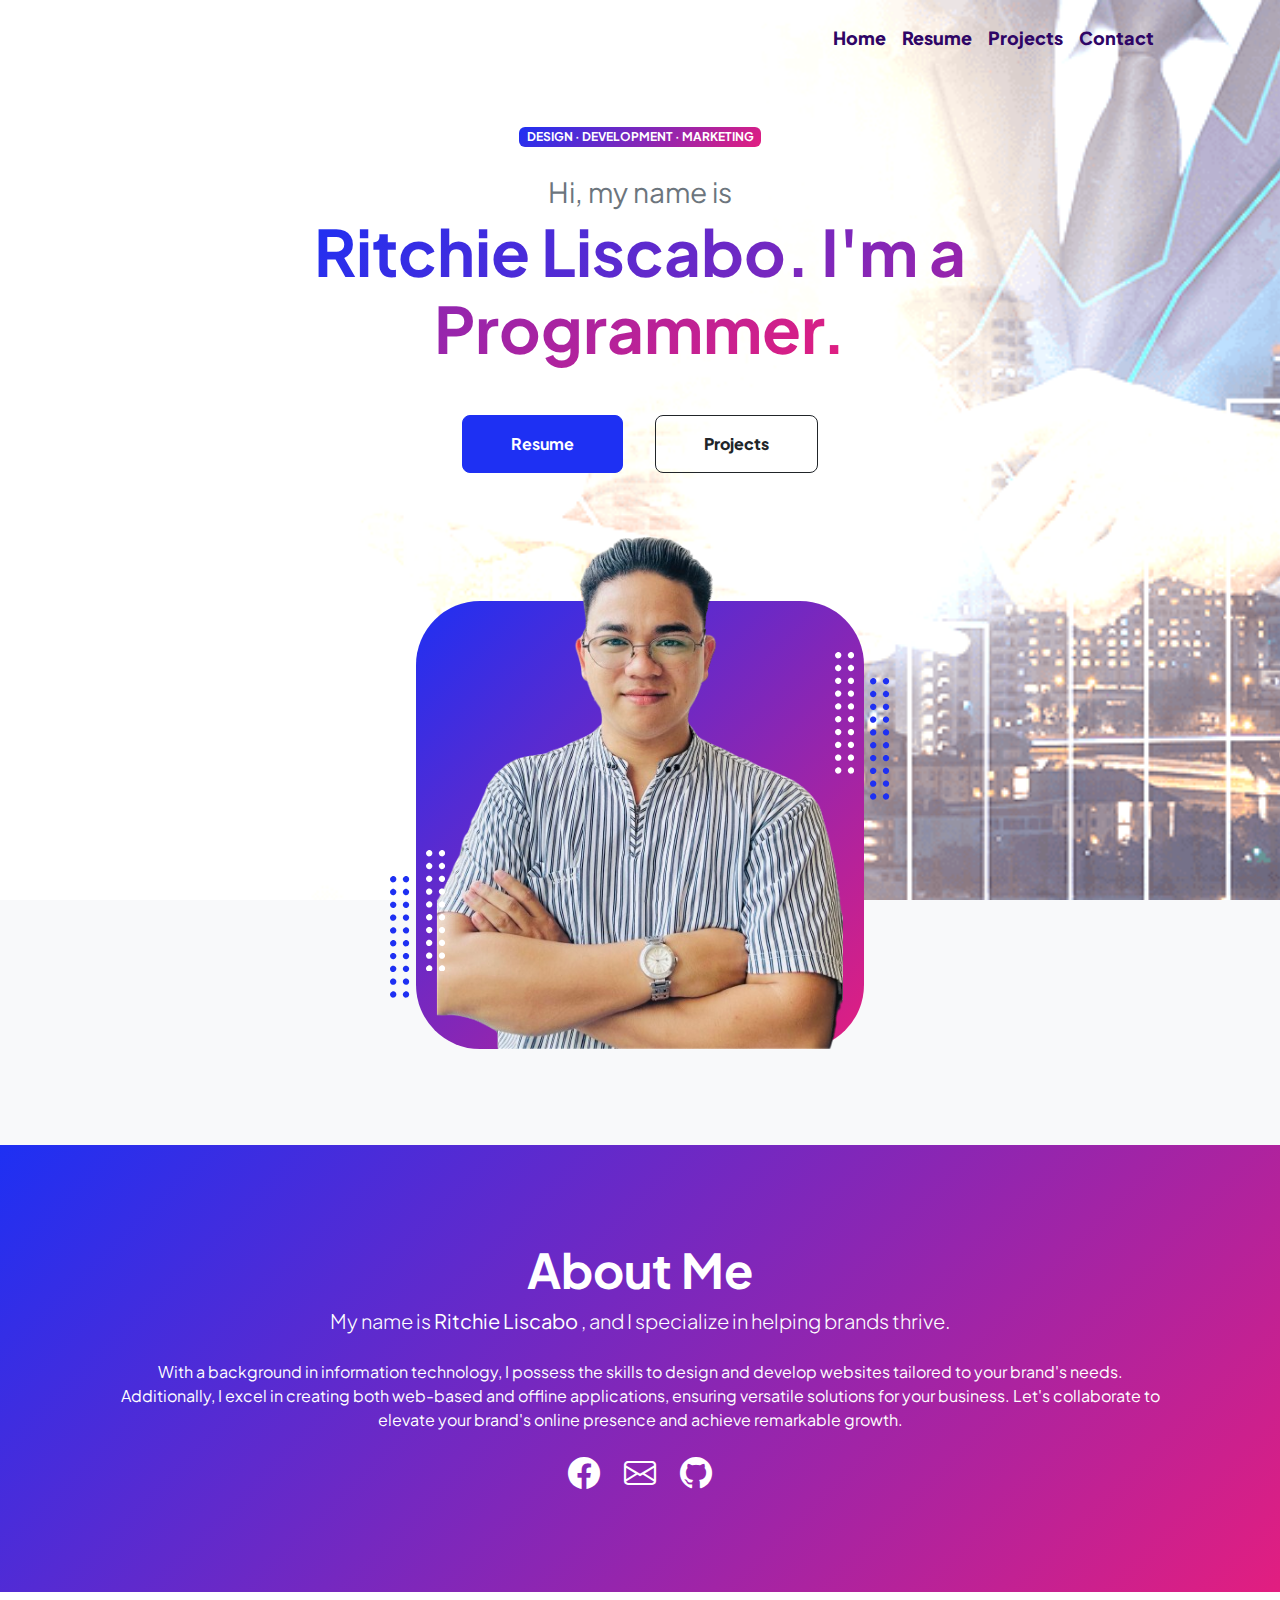
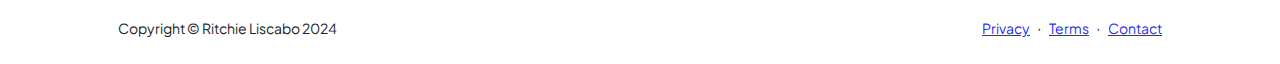
<file: index.html>
<!DOCTYPE html>
<html lang="en">
    <head>
        <meta charset="utf-8" />
        <meta name="viewport" content="width=device-width, initial-scale=1, shrink-to-fit=no" />
        <meta name="description" content="" />
        <meta name="author" content="" />
        <title>Personal - Ritchie Portfolio</title>
        <!-- Favicon-->
        <link rel="icon" type="image/x-icon" href="assets/favicon.ico" />
        <!-- Custom Google font-->
        <link rel="preconnect" href="https://fonts.googleapis.com" />
        <link rel="preconnect" href="https://fonts.gstatic.com" crossorigin />
        <link href="https://fonts.googleapis.com/css2?family=Plus+Jakarta+Sans:wght@100;200;300;400;500;600;700;800;900&amp;display=swap" rel="stylesheet" />
        <!-- Bootstrap icons-->
        <link href="https://cdn.jsdelivr.net/npm/bootstrap-icons@1.8.1/font/bootstrap-icons.css" rel="stylesheet" />
        <!-- Core theme CSS (includes Bootstrap)-->
        <link href="css/styles.css" rel="stylesheet" />
        <style>
		        
            .text-blue {
            color: rgb(47, 5, 102);
        }
        </style>
    </head>
    <body class="d-flex flex-column h-100 bg-light" style="background: url('assets/hhh.png') no-repeat center center fixed; background-size: cover;">

        <main class="flex-shrink-0">
            <!-- Navigation-->
            <nav class="navbar navbar-expand-lg navbar-light py-3 custom-nav">
                <div class="container px-5">
                    <a class="navbar-brand" href="index.html">
                        
                    </a>
                    <button class="navbar-toggler" type="button" data-bs-toggle="collapse" data-bs-target="#navbarSupportedContent" aria-controls="navbarSupportedContent" aria-expanded="false" aria-label="Toggle navigation">
                        <span class="navbar-toggler-icon"></span>
                    </button>
                    <div class="collapse navbar-collapse" id="navbarSupportedContent">
                        <ul class="navbar-nav ms-auto mb-2 mb-lg-0 small fw-bolder custom-nav-text">
                            <li class="nav-item"><a class="nav-link text-blue" href="index.html"><Strong>Home</Strong></a></li>
                            <li class="nav-item"><a class="nav-link text-blue" href="Resume.html"><Strong>Resume</Strong></a></li>
                            <li class="nav-item"><a class="nav-link text-blue" href="projects.html"><strong>Projects</strong></a></li>
                            <li class="nav-item"><a class="nav-link text-blue" href="contact.html"><strong>Contact</strong></a></li>
                            
                        </ul>
                    </div>
                    
                </div>
            </nav>
                  
            <!-- Header-->
            <header class="py-5">
                <div class="container px-5 pb-5">
                    <div class="row gx-5 align-items-center">
                        <div class="col-xxl-5">
                            <!-- Header text content-->
                            <div class="text-center text-xxl-start">
                                <div class="badge bg-gradient-primary-to-secondary text-white mb-4"><div class="text-uppercase">Design &middot; Development &middot; Marketing</div></div>
                                <div class="fs-3 fw-light text-muted"><strong> Hi, my name is </strong></div>
                                <h1 class="display-3 fw-bolder mb-5"><span class="text-gradient d-inline">Ritchie Liscabo. I'm a Programmer.</span></h1>
                                <h1 class="display-3 fw-bolder text-muted"><span class="text-gradient d-inline"></span></h1>
                                <div class="d-grid gap-3 d-sm-flex justify-content-sm-center justify-content-xxl-start mb-3">
                                    <a class="btn btn-primary btn-lg px-5 py-3 me-sm-3 fs-6 fw-bolder" href="Resume.html">Resume</a>
                                    <a class="btn btn-outline-dark btn-lg px-5 py-3 fs-6 fw-bolder" href="projects.html"><strong>Projects</strong></a>
                                </div>
                            </div>
                        </div>
                        <div class="col-xxl-7">
                            <!-- Header profile picture-->
                            <div class="d-flex justify-content-center mt-5 mt-xxl-0">
                                <div class="profile bg-gradient-primary-to-secondary">
                                    <!-- TIP: For best results, use a photo with a transparent background like the demo example below-->
                                    <!-- Watch a tutorial on how to do this on YouTube (link)-->
                                    <img class="profile-img" src="assets/Bon_Bon.png" alt="..." />
                                    <div class="dots-1">
                                        <!-- SVG Dots-->
                                        <svg version="1.1" xmlns="http://www.w3.org/2000/svg" xmlns:xlink="http://www.w3.org/1999/xlink" x="0px" y="0px" viewBox="0 0 191.6 1215.4" style="enable-background: new 0 0 191.6 1215.4" xml:space="preserve">
                                            <g transform="translate(0.000000,1280.000000) scale(0.100000,-0.100000)">
                                                <path d="M227.7,12788.6c-105-35-200-141-222-248c-43-206,163-412,369-369c155,32,275,190,260,339c-11,105-90,213-190,262        C383.7,12801.6,289.7,12808.6,227.7,12788.6z"></path>
                                                <path d="M1507.7,12788.6c-151-50-253-216-222-362c25-119,136-230,254-255c194-41,395,142,375,339c-11,105-90,213-190,262        C1663.7,12801.6,1569.7,12808.6,1507.7,12788.6z"></path>
                                                <path d="M227.7,11508.6c-105-35-200-141-222-248c-43-206,163-412,369-369c155,32,275,190,260,339c-11,105-90,213-190,262        C383.7,11521.6,289.7,11528.6,227.7,11508.6z"></path>
                                                <path d="M1507.7,11508.6c-151-50-253-216-222-362c25-119,136-230,254-255c194-41,395,142,375,339c-11,105-90,213-190,262        C1663.7,11521.6,1569.7,11528.6,1507.7,11508.6z"></path>
                                                <path d="M227.7,10228.6c-105-35-200-141-222-248c-43-206,163-412,369-369c155,32,275,190,260,339c-11,105-90,213-190,262        C383.7,10241.6,289.7,10248.6,227.7,10228.6z"></path>
                                                <path d="M1507.7,10228.6c-105-35-200-141-222-248c-43-206,163-412,369-369c155,32,275,190,260,339c-11,105-90,213-190,262        C1663.7,10241.6,1569.7,10248.6,1507.7,10228.6z"></path>
                                                <path d="M227.7,8948.6c-105-35-200-141-222-248c-43-206,163-412,369-369c155,32,275,190,260,339c-11,105-90,213-190,262        C383.7,8961.6,289.7,8968.6,227.7,8948.6z"></path>
                                                <path d="M1507.7,8948.6c-105-35-200-141-222-248c-43-206,163-412,369-369c155,32,275,190,260,339c-11,105-90,213-190,262        C1663.7,8961.6,1569.7,8968.6,1507.7,8948.6z"></path>
                                                <path d="M227.7,7668.6c-105-35-200-141-222-248c-43-206,163-412,369-369c155,32,275,190,260,339c-11,105-90,213-190,262        C383.7,7681.6,289.7,7688.6,227.7,7668.6z"></path>
                                                <path d="M1507.7,7668.6c-105-35-200-141-222-248c-43-206,163-412,369-369c155,32,275,190,260,339c-11,105-90,213-190,262        C1663.7,7681.6,1569.7,7688.6,1507.7,7668.6z"></path>
                                                <path d="M227.7,6388.6c-105-35-200-141-222-248c-43-206,163-412,369-369c155,32,275,190,260,339c-11,105-90,213-190,262        C383.7,6401.6,289.7,6408.6,227.7,6388.6z"></path>
                                                <path d="M1507.7,6388.6c-105-35-200-141-222-248c-43-206,163-412,369-369c155,32,275,190,260,339c-11,105-90,213-190,262        C1663.7,6401.6,1569.7,6408.6,1507.7,6388.6z"></path>
                                                <path d="M227.7,5108.6c-105-35-200-141-222-248c-43-206,163-412,369-369c155,32,275,190,260,339c-11,105-90,213-190,262        C383.7,5121.6,289.7,5128.6,227.7,5108.6z"></path>
                                                <path d="M1507.7,5108.6c-105-35-200-141-222-248c-43-206,163-412,369-369c155,32,275,190,260,339c-11,105-90,213-190,262        C1663.7,5121.6,1569.7,5128.6,1507.7,5108.6z"></path>
                                                <path d="M227.7,3828.6c-105-35-200-141-222-248c-43-206,163-412,369-369c155,32,275,190,260,339c-11,105-90,213-190,262        C383.7,3841.6,289.7,3848.6,227.7,3828.6z"></path>
                                                <path d="M1507.7,3828.6c-105-35-200-141-222-248c-43-206,163-412,369-369c155,32,275,190,260,339c-11,105-90,213-190,262        C1663.7,3841.6,1569.7,3848.6,1507.7,3828.6z"></path>
                                                <path d="M227.7,2548.6c-105-35-200-141-222-248c-43-206,163-412,369-369c155,32,275,190,260,339c-11,105-90,213-190,262        C383.7,2561.6,289.7,2568.6,227.7,2548.6z"></path>
                                                <path d="M1507.7,2548.6c-105-35-200-141-222-248c-43-206,163-412,369-369c155,32,275,190,260,339c-11,105-90,213-190,262        C1663.7,2561.6,1569.7,2568.6,1507.7,2548.6z"></path>
                                                <path d="M227.7,1268.6c-105-35-200-141-222-248c-43-206,163-412,369-369c155,32,275,190,260,339c-11,105-90,213-190,262        C383.7,1281.6,289.7,1288.6,227.7,1268.6z"></path>
                                                <path d="M1507.7,1268.6c-105-35-200-141-222-248c-43-206,163-412,369-369c155,32,275,190,260,339c-11,105-90,213-190,262        C1663.7,1281.6,1569.7,1288.6,1507.7,1268.6z"></path>
                                            </g>
                                        </svg>
                                        <!-- END of SVG dots-->
                                    </div>
                                    <div class="dots-2">
                                        <!-- SVG Dots-->
                                        <svg version="1.1" xmlns="http://www.w3.org/2000/svg" xmlns:xlink="http://www.w3.org/1999/xlink" x="0px" y="0px" viewBox="0 0 191.6 1215.4" style="enable-background: new 0 0 191.6 1215.4" xml:space="preserve">
                                            <g transform="translate(0.000000,1280.000000) scale(0.100000,-0.100000)">
                                                <path d="M227.7,12788.6c-105-35-200-141-222-248c-43-206,163-412,369-369c155,32,275,190,260,339c-11,105-90,213-190,262        C383.7,12801.6,289.7,12808.6,227.7,12788.6z"></path>
                                                <path d="M1507.7,12788.6c-151-50-253-216-222-362c25-119,136-230,254-255c194-41,395,142,375,339c-11,105-90,213-190,262        C1663.7,12801.6,1569.7,12808.6,1507.7,12788.6z"></path>
                                                <path d="M227.7,11508.6c-105-35-200-141-222-248c-43-206,163-412,369-369c155,32,275,190,260,339c-11,105-90,213-190,262        C383.7,11521.6,289.7,11528.6,227.7,11508.6z"></path>
                                                <path d="M1507.7,11508.6c-151-50-253-216-222-362c25-119,136-230,254-255c194-41,395,142,375,339c-11,105-90,213-190,262        C1663.7,11521.6,1569.7,11528.6,1507.7,11508.6z"></path>
                                                <path d="M227.7,10228.6c-105-35-200-141-222-248c-43-206,163-412,369-369c155,32,275,190,260,339c-11,105-90,213-190,262        C383.7,10241.6,289.7,10248.6,227.7,10228.6z"></path>
                                                <path d="M1507.7,10228.6c-105-35-200-141-222-248c-43-206,163-412,369-369c155,32,275,190,260,339c-11,105-90,213-190,262        C1663.7,10241.6,1569.7,10248.6,1507.7,10228.6z"></path>
                                                <path d="M227.7,8948.6c-105-35-200-141-222-248c-43-206,163-412,369-369c155,32,275,190,260,339c-11,105-90,213-190,262        C383.7,8961.6,289.7,8968.6,227.7,8948.6z"></path>
                                                <path d="M1507.7,8948.6c-105-35-200-141-222-248c-43-206,163-412,369-369c155,32,275,190,260,339c-11,105-90,213-190,262        C1663.7,8961.6,1569.7,8968.6,1507.7,8948.6z"></path>
                                                <path d="M227.7,7668.6c-105-35-200-141-222-248c-43-206,163-412,369-369c155,32,275,190,260,339c-11,105-90,213-190,262        C383.7,7681.6,289.7,7688.6,227.7,7668.6z"></path>
                                                <path d="M1507.7,7668.6c-105-35-200-141-222-248c-43-206,163-412,369-369c155,32,275,190,260,339c-11,105-90,213-190,262        C1663.7,7681.6,1569.7,7688.6,1507.7,7668.6z"></path>
                                                <path d="M227.7,6388.6c-105-35-200-141-222-248c-43-206,163-412,369-369c155,32,275,190,260,339c-11,105-90,213-190,262        C383.7,6401.6,289.7,6408.6,227.7,6388.6z"></path>
                                                <path d="M1507.7,6388.6c-105-35-200-141-222-248c-43-206,163-412,369-369c155,32,275,190,260,339c-11,105-90,213-190,262        C1663.7,6401.6,1569.7,6408.6,1507.7,6388.6z"></path>
                                                <path d="M227.7,5108.6c-105-35-200-141-222-248c-43-206,163-412,369-369c155,32,275,190,260,339c-11,105-90,213-190,262        C383.7,5121.6,289.7,5128.6,227.7,5108.6z"></path>
                                                <path d="M1507.7,5108.6c-105-35-200-141-222-248c-43-206,163-412,369-369c155,32,275,190,260,339c-11,105-90,213-190,262        C1663.7,5121.6,1569.7,5128.6,1507.7,5108.6z"></path>
                                                <path d="M227.7,3828.6c-105-35-200-141-222-248c-43-206,163-412,369-369c155,32,275,190,260,339c-11,105-90,213-190,262        C383.7,3841.6,289.7,3848.6,227.7,3828.6z"></path>
                                                <path d="M1507.7,3828.6c-105-35-200-141-222-248c-43-206,163-412,369-369c155,32,275,190,260,339c-11,105-90,213-190,262        C1663.7,3841.6,1569.7,3848.6,1507.7,3828.6z"></path>
                                                <path d="M227.7,2548.6c-105-35-200-141-222-248c-43-206,163-412,369-369c155,32,275,190,260,339c-11,105-90,213-190,262        C383.7,2561.6,289.7,2568.6,227.7,2548.6z"></path>
                                                <path d="M1507.7,2548.6c-105-35-200-141-222-248c-43-206,163-412,369-369c155,32,275,190,260,339c-11,105-90,213-190,262        C1663.7,2561.6,1569.7,2568.6,1507.7,2548.6z"></path>
                                                <path d="M227.7,1268.6c-105-35-200-141-222-248c-43-206,163-412,369-369c155,32,275,190,260,339c-11,105-90,213-190,262        C383.7,1281.6,289.7,1288.6,227.7,1268.6z"></path>
                                                <path d="M1507.7,1268.6c-105-35-200-141-222-248c-43-206,163-412,369-369c155,32,275,190,260,339c-11,105-90,213-190,262        C1663.7,1281.6,1569.7,1288.6,1507.7,1268.6z"></path>
                                            </g>
                                        </svg>
                                        <!-- END of SVG dots-->
                                    </div>
                                    <div class="dots-3">
                                        <!-- SVG Dots-->
                                        <svg version="1.1" xmlns="http://www.w3.org/2000/svg" xmlns:xlink="http://www.w3.org/1999/xlink" x="0px" y="0px" viewBox="0 0 191.6 1215.4" style="enable-background: new 0 0 191.6 1215.4" xml:space="preserve">
                                            <g transform="translate(0.000000,1280.000000) scale(0.100000,-0.100000)">
                                                <path d="M227.7,12788.6c-105-35-200-141-222-248c-43-206,163-412,369-369c155,32,275,190,260,339c-11,105-90,213-190,262        C383.7,12801.6,289.7,12808.6,227.7,12788.6z"></path>
                                                <path d="M1507.7,12788.6c-151-50-253-216-222-362c25-119,136-230,254-255c194-41,395,142,375,339c-11,105-90,213-190,262        C1663.7,12801.6,1569.7,12808.6,1507.7,12788.6z"></path>
                                                <path d="M227.7,11508.6c-105-35-200-141-222-248c-43-206,163-412,369-369c155,32,275,190,260,339c-11,105-90,213-190,262        C383.7,11521.6,289.7,11528.6,227.7,11508.6z"></path>
                                                <path d="M1507.7,11508.6c-151-50-253-216-222-362c25-119,136-230,254-255c194-41,395,142,375,339c-11,105-90,213-190,262        C1663.7,11521.6,1569.7,11528.6,1507.7,11508.6z"></path>
                                                <path d="M227.7,10228.6c-105-35-200-141-222-248c-43-206,163-412,369-369c155,32,275,190,260,339c-11,105-90,213-190,262        C383.7,10241.6,289.7,10248.6,227.7,10228.6z"></path>
                                                <path d="M1507.7,10228.6c-105-35-200-141-222-248c-43-206,163-412,369-369c155,32,275,190,260,339c-11,105-90,213-190,262        C1663.7,10241.6,1569.7,10248.6,1507.7,10228.6z"></path>
                                                <path d="M227.7,8948.6c-105-35-200-141-222-248c-43-206,163-412,369-369c155,32,275,190,260,339c-11,105-90,213-190,262        C383.7,8961.6,289.7,8968.6,227.7,8948.6z"></path>
                                                <path d="M1507.7,8948.6c-105-35-200-141-222-248c-43-206,163-412,369-369c155,32,275,190,260,339c-11,105-90,213-190,262        C1663.7,8961.6,1569.7,8968.6,1507.7,8948.6z"></path>
                                                <path d="M227.7,7668.6c-105-35-200-141-222-248c-43-206,163-412,369-369c155,32,275,190,260,339c-11,105-90,213-190,262        C383.7,7681.6,289.7,7688.6,227.7,7668.6z"></path>
                                                <path d="M1507.7,7668.6c-105-35-200-141-222-248c-43-206,163-412,369-369c155,32,275,190,260,339c-11,105-90,213-190,262        C1663.7,7681.6,1569.7,7688.6,1507.7,7668.6z"></path>
                                                <path d="M227.7,6388.6c-105-35-200-141-222-248c-43-206,163-412,369-369c155,32,275,190,260,339c-11,105-90,213-190,262        C383.7,6401.6,289.7,6408.6,227.7,6388.6z"></path>
                                                <path d="M1507.7,6388.6c-105-35-200-141-222-248c-43-206,163-412,369-369c155,32,275,190,260,339c-11,105-90,213-190,262        C1663.7,6401.6,1569.7,6408.6,1507.7,6388.6z"></path>
                                                <path d="M227.7,5108.6c-105-35-200-141-222-248c-43-206,163-412,369-369c155,32,275,190,260,339c-11,105-90,213-190,262        C383.7,5121.6,289.7,5128.6,227.7,5108.6z"></path>
                                                <path d="M1507.7,5108.6c-105-35-200-141-222-248c-43-206,163-412,369-369c155,32,275,190,260,339c-11,105-90,213-190,262        C1663.7,5121.6,1569.7,5128.6,1507.7,5108.6z"></path>
                                                <path d="M227.7,3828.6c-105-35-200-141-222-248c-43-206,163-412,369-369c155,32,275,190,260,339c-11,105-90,213-190,262        C383.7,3841.6,289.7,3848.6,227.7,3828.6z"></path>
                                                <path d="M1507.7,3828.6c-105-35-200-141-222-248c-43-206,163-412,369-369c155,32,275,190,260,339c-11,105-90,213-190,262        C1663.7,3841.6,1569.7,3848.6,1507.7,3828.6z"></path>
                                                <path d="M227.7,2548.6c-105-35-200-141-222-248c-43-206,163-412,369-369c155,32,275,190,260,339c-11,105-90,213-190,262        C383.7,2561.6,289.7,2568.6,227.7,2548.6z"></path>
                                                <path d="M1507.7,2548.6c-105-35-200-141-222-248c-43-206,163-412,369-369c155,32,275,190,260,339c-11,105-90,213-190,262        C1663.7,2561.6,1569.7,2568.6,1507.7,2548.6z"></path>
                                                <path d="M227.7,1268.6c-105-35-200-141-222-248c-43-206,163-412,369-369c155,32,275,190,260,339c-11,105-90,213-190,262        C383.7,1281.6,289.7,1288.6,227.7,1268.6z"></path>
                                                <path d="M1507.7,1268.6c-105-35-200-141-222-248c-43-206,163-412,369-369c155,32,275,190,260,339c-11,105-90,213-190,262        C1663.7,1281.6,1569.7,1288.6,1507.7,1268.6z"></path>
                                            </g>
                                        </svg>
                                        <!-- END of SVG dots-->
                                    </div>
                                    <div class="dots-4">
                                        <!-- SVG Dots-->
                                        <svg version="1.1" xmlns="http://www.w3.org/2000/svg" xmlns:xlink="http://www.w3.org/1999/xlink" x="0px" y="0px" viewBox="0 0 191.6 1215.4" style="enable-background: new 0 0 191.6 1215.4" xml:space="preserve">
                                            <g transform="translate(0.000000,1280.000000) scale(0.100000,-0.100000)">
                                                <path d="M227.7,12788.6c-105-35-200-141-222-248c-43-206,163-412,369-369c155,32,275,190,260,339c-11,105-90,213-190,262        C383.7,12801.6,289.7,12808.6,227.7,12788.6z"></path>
                                                <path d="M1507.7,12788.6c-151-50-253-216-222-362c25-119,136-230,254-255c194-41,395,142,375,339c-11,105-90,213-190,262        C1663.7,12801.6,1569.7,12808.6,1507.7,12788.6z"></path>
                                                <path d="M227.7,11508.6c-105-35-200-141-222-248c-43-206,163-412,369-369c155,32,275,190,260,339c-11,105-90,213-190,262        C383.7,11521.6,289.7,11528.6,227.7,11508.6z"></path>
                                                <path d="M1507.7,11508.6c-151-50-253-216-222-362c25-119,136-230,254-255c194-41,395,142,375,339c-11,105-90,213-190,262        C1663.7,11521.6,1569.7,11528.6,1507.7,11508.6z"></path>
                                                <path d="M227.7,10228.6c-105-35-200-141-222-248c-43-206,163-412,369-369c155,32,275,190,260,339c-11,105-90,213-190,262        C383.7,10241.6,289.7,10248.6,227.7,10228.6z"></path>
                                                <path d="M1507.7,10228.6c-105-35-200-141-222-248c-43-206,163-412,369-369c155,32,275,190,260,339c-11,105-90,213-190,262        C1663.7,10241.6,1569.7,10248.6,1507.7,10228.6z"></path>
                                                <path d="M227.7,8948.6c-105-35-200-141-222-248c-43-206,163-412,369-369c155,32,275,190,260,339c-11,105-90,213-190,262        C383.7,8961.6,289.7,8968.6,227.7,8948.6z"></path>
                                                <path d="M1507.7,8948.6c-105-35-200-141-222-248c-43-206,163-412,369-369c155,32,275,190,260,339c-11,105-90,213-190,262        C1663.7,8961.6,1569.7,8968.6,1507.7,8948.6z"></path>
                                                <path d="M227.7,7668.6c-105-35-200-141-222-248c-43-206,163-412,369-369c155,32,275,190,260,339c-11,105-90,213-190,262        C383.7,7681.6,289.7,7688.6,227.7,7668.6z"></path>
                                                <path d="M1507.7,7668.6c-105-35-200-141-222-248c-43-206,163-412,369-369c155,32,275,190,260,339c-11,105-90,213-190,262        C1663.7,7681.6,1569.7,7688.6,1507.7,7668.6z"></path>
                                                <path d="M227.7,6388.6c-105-35-200-141-222-248c-43-206,163-412,369-369c155,32,275,190,260,339c-11,105-90,213-190,262        C383.7,6401.6,289.7,6408.6,227.7,6388.6z"></path>
                                                <path d="M1507.7,6388.6c-105-35-200-141-222-248c-43-206,163-412,369-369c155,32,275,190,260,339c-11,105-90,213-190,262        C1663.7,6401.6,1569.7,6408.6,1507.7,6388.6z"></path>
                                                <path d="M227.7,5108.6c-105-35-200-141-222-248c-43-206,163-412,369-369c155,32,275,190,260,339c-11,105-90,213-190,262        C383.7,5121.6,289.7,5128.6,227.7,5108.6z"></path>
                                                <path d="M1507.7,5108.6c-105-35-200-141-222-248c-43-206,163-412,369-369c155,32,275,190,260,339c-11,105-90,213-190,262        C1663.7,5121.6,1569.7,5128.6,1507.7,5108.6z"></path>
                                                <path d="M227.7,3828.6c-105-35-200-141-222-248c-43-206,163-412,369-369c155,32,275,190,260,339c-11,105-90,213-190,262        C383.7,3841.6,289.7,3848.6,227.7,3828.6z"></path>
                                                <path d="M1507.7,3828.6c-105-35-200-141-222-248c-43-206,163-412,369-369c155,32,275,190,260,339c-11,105-90,213-190,262        C1663.7,3841.6,1569.7,3848.6,1507.7,3828.6z"></path>
                                                <path d="M227.7,2548.6c-105-35-200-141-222-248c-43-206,163-412,369-369c155,32,275,190,260,339c-11,105-90,213-190,262        C383.7,2561.6,289.7,2568.6,227.7,2548.6z"></path>
                                                <path d="M1507.7,2548.6c-105-35-200-141-222-248c-43-206,163-412,369-369c155,32,275,190,260,339c-11,105-90,213-190,262        C1663.7,2561.6,1569.7,2568.6,1507.7,2548.6z"></path>
                                                <path d="M227.7,1268.6c-105-35-200-141-222-248c-43-206,163-412,369-369c155,32,275,190,260,339c-11,105-90,213-190,262        C383.7,1281.6,289.7,1288.6,227.7,1268.6z"></path>
                                                <path d="M1507.7,1268.6c-105-35-200-141-222-248c-43-206,163-412,369-369c155,32,275,190,260,339c-11,105-90,213-190,262        C1663.7,1281.6,1569.7,1288.6,1507.7,1268.6z"></path>
                                            </g>
                                        </svg>
                                        <!-- END of SVG dots-->
                                    </div>
                                </div>
                            </div>
                        </div>
                    </div>
                </div>
            </header>
            <!-- About Section-->
            <section class="py-5 bg-gradient-primary-to-secondary text-white">
                <div class="container px-5">
                    <div class="row gx-5 justify-content-center">
                        <div class="col-xxl-8">
                            <div class="text-center my-5">
                                <h2 class="display-5 fw-bolder"><span class="text-white">About Me</span></h2>
                                <p class="lead text-white mb-4">My name is <strong>Ritchie Liscabo</strong> , and I specialize in helping brands thrive.</p>
                                <p class="text-grey">With a background in information technology, I possess the skills to design and develop websites tailored to your brand's needs. Additionally, I excel in creating both web-based and offline applications, ensuring versatile solutions for your business. Let's collaborate to elevate your brand's online presence and achieve remarkable growth.
                                </p>
                                <div class="d-flex justify-content-center fs-2 gap-4">
                                    <a class="text-white" href="https://www.facebook.com/liscabo.ritchie"><i class="bi bi-facebook"></i></a>
                                    <a class="text-white" href="https://mail.google.com/"><i class="bi bi-envelope"></i></a>
                                    <a class=" text-white" href="https://github.com/RitchGarciola"><i class="bi bi-github"></i></a>
                                </div>
                                
                            </div>
                        </div>
                    </div>
                </div>
            </section>
        </main>
        <!-- Footer-->
        <footer class="bg-white py-4 mt-auto">
            <div class="container px-5">
                <div class="row align-items-center justify-content-between flex-column flex-sm-row">
                    <div class="col-auto"><div class="small m-0">Copyright &copy; Ritchie Liscabo 2024</div></div>
                    <div class="col-auto">
                        <a class="small" href="#!">Privacy</a>
                        <span class="mx-1">&middot;</span>
                        <a class="small" href="#!">Terms</a>
                        <span class="mx-1">&middot;</span>
                        <a class="small" href="#!">Contact</a>
                    </div>
                </div>
            </div>
        </footer>
        <!-- Bootstrap core JS-->
        <script src="https://cdn.jsdelivr.net/npm/bootstrap@5.2.3/dist/js/bootstrap.bundle.min.js"></script>
        <!-- Core theme JS-->
        <script src="js/scripts.js"></script>
    </body>
</html>
</file>
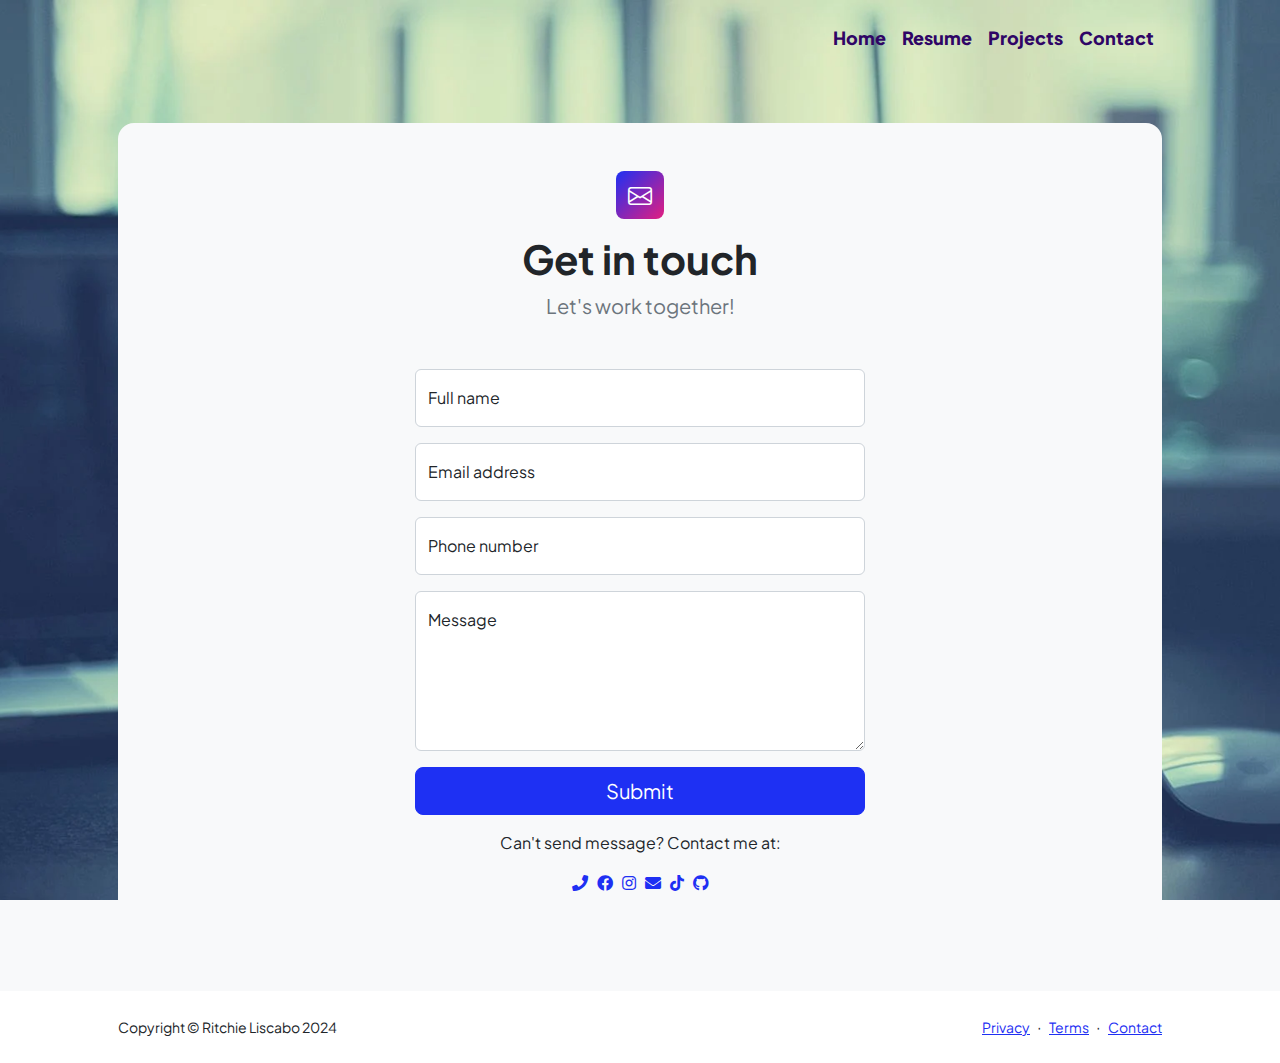
<file: contact.html>
<!DOCTYPE html>
<html lang="en">
    <head>
        <meta charset="utf-8" />
        <meta name="viewport" content="width=device-width, initial-scale=1, shrink-to-fit=no" />
        <meta name="description" content />
        <meta name="author" content />
        <title>Personal - Ritchie Portfolio</title>
        <!-- Favicon-->
        <link rel="icon" type="image/x-icon" href="assets/favicon.ico" />
        <link rel="stylesheet" href="https://cdnjs.cloudflare.com/ajax/libs/font-awesome/5.15.4/css/all.min.css" integrity="sha512-<your-integrity-hash>" crossorigin="anonymous" />
        <!-- Custom Google font-->
        <link rel="preconnect" href="https://fonts.googleapis.com" />
        <link rel="preconnect" href="https://fonts.gstatic.com" crossorigin />
        <link href="https://fonts.googleapis.com/css2?family=Plus+Jakarta+Sans:wght@100;200;300;400;500;600;700;800;900&amp;display=swap" rel="stylesheet" />
        <!-- Bootstrap icons-->
        <link href="https://cdn.jsdelivr.net/npm/bootstrap-icons@1.8.1/font/bootstrap-icons.css" rel="stylesheet" />
        <!-- Core theme CSS (includes Bootstrap)-->
        <link href="css/styles.css" rel="stylesheet" />
        <style>
		        
            .text-blue {
            color: rgb(47, 5, 102);
        }
        </style>
        
    </head>
    <body class="d-flex flex-column h-100 bg-light" style="background: url('assets/bg.jpg') no-repeat center center fixed; background-size: cover;">

        <main class="flex-shrink-0">
            <!-- Navigation-->
            <nav class="navbar navbar-expand-lg navbar-light py-3 custom-nav">
                <div class="container px-5">
                    <a class="navbar-brand" href="index.html">
                        
                    </a>
                    <button class="navbar-toggler" type="button" data-bs-toggle="collapse" data-bs-target="#navbarSupportedContent" aria-controls="navbarSupportedContent" aria-expanded="false" aria-label="Toggle navigation">
                        <span class="navbar-toggler-icon"></span>
                    </button>
                    <div class="collapse navbar-collapse" id="navbarSupportedContent">
                        <ul class="navbar-nav ms-auto mb-2 mb-lg-0 small fw-bolder custom-nav-text">
                            <li class="nav-item"><a class="nav-link text-blue" href="index.html"><Strong>Home</Strong></a></li>
                            <li class="nav-item"><a class="nav-link text-blue" href="Resume.html"><Strong>Resume</Strong></a></li>
                            <li class="nav-item"><a class="nav-link text-blue" href="projects.html"><strong>Projects</strong></a></li>
                            <li class="nav-item"><a class="nav-link text-blue" href="contact.html"><strong>Contact</strong></a></li>
                            
                        </ul>
                    </div>
                    
                </div>
            </nav>        
            <!-- Page content-->
            <section class="py-5">
                <div class="container px-5">
                    <!-- Contact form-->
                    <div class="bg-light rounded-4 py-5 px-4 px-md-5">
                        <div class="text-center mb-5">
                            <div class="feature bg-primary bg-gradient-primary-to-secondary text-white rounded-3 mb-3"><i class="bi bi-envelope"></i></div>
                            <h1 class="fw-bolder">Get in touch</h1>
                            <p class="lead fw-normal text-muted mb-0">Let's work together!</p>
                        </div>
                        <div class="row gx-5 justify-content-center">
                            <div class="col-lg-8 col-xl-6">
                                <!-- * * * * * * * * * * * * * * *-->
                                <!-- * * SB Forms Contact Form * *-->
                                <!-- * * * * * * * * * * * * * * *-->
                                <!-- This form is pre-integrated with SB Forms.-->
                                <!-- To make this form functional, sign up at-->
                                <!-- https://startbootstrap.com/solution/contact-forms-->
                                <!-- to get an API token!-->
                                <form id="contactForm" data-sb-form-api-token="11817102-d85b-4e56-a8ee-96bbf0827a9c">
                                    <!-- Name input-->
                                    <div class="form-floating mb-3">
                                        <input class="form-control" id="name" type="text" placeholder="Enter your name..." data-sb-validations="required" />
                                        <label for="name">Full name</label>
                                        <div class="invalid-feedback" data-sb-feedback="name:required">A name is required.</div>
                                    </div>
                                    <!-- Email address input-->
                                    <div class="form-floating mb-3">
                                        <input class="form-control" id="email" type="email" placeholder="name@example.com" data-sb-validations="required,email" />
                                        <label for="email">Email address</label>
                                        <div class="invalid-feedback" data-sb-feedback="email:required">An email is required.</div>
                                        <div class="invalid-feedback" data-sb-feedback="email:email">Email is not valid.</div>
                                    </div>
                                    <!-- Phone number input-->
                                    <div class="form-floating mb-3">
                                        <input class="form-control" id="phone" type="tel" placeholder="(123) 456-7890" data-sb-validations="required" />
                                        <label for="phone">Phone number</label>
                                        <div class="invalid-feedback" data-sb-feedback="phone:required">A phone number is required.</div>
                                    </div>
                                    <!-- Message input-->
                                    <div class="form-floating mb-3">
                                        <textarea class="form-control" id="message" type="text" placeholder="Enter your message here..." style="height: 10rem" data-sb-validations="required"></textarea>
                                        <label for="message">Message</label>
                                        <div class="invalid-feedback" data-sb-feedback="message:required">A message is required.</div>
                                    </div>
                                    <!-- Submit success message-->
                                    <!---->
                                    <!-- This is what your users will see when the form-->
                                    <!-- has successfully submitted-->
                                    <div class="d-none" id="submitSuccessMessage">
                                        <div class="text-center mb-3">
                                            <div class="fw-bolder">Form submission successful!</div>
                                            To activate this form, sign up at
                                            <br />
                                            <a href="https://startbootstrap.com/solution/contact-forms">https://startbootstrap.com/solution/contact-forms</a>
                                        </div>
                                    </div>
                                    <!-- Submit error message-->
                                    <!---->
                                    <!-- This is what your users will see when there is-->
                                    <!-- an error submitting the form-->
                                    <div class="d-none" id="submitErrorMessage"><div class="text-center text-danger mb-3">Error sending message!</div></div>
                                    <!-- Submit Button-->
                                    <div class="d-grid"><button class="btn btn-primary btn-lg" id="submitButton" type="submit">Submit</button></div>

                                    <div class="text-center mt-3">
                                        <div>Can't send message? Contact me at:</div>
                                        <!-- Divider-->
                                        <div class="pb-3"></div>
                                        <a href="tel:+639187513075"><i class="fas fa-phone"></i></a> <!-- Phone -->
                                        &nbsp; <!-- Space between icons -->
                                        <a href="https://www.facebook.com/liscabo.ritchie?mibextid=ZbWKwL"><i class="fab fa-facebook"></i></a> <!-- Facebook -->
                                        &nbsp; <!-- Space between icons -->
                                        <a href="https://www.instagram.com/ritchieliscabo/?igsh=MXg2NW14OGwwOGFwNA%3D%3D"><i class="fab fa-instagram"></i></a> <!-- Instagram -->
                                        &nbsp; <!-- Space between icons -->
                                        <a href="jedaizeke@gmail.com"><i class="fas fa-envelope"></i></a> <!-- Gmail -->
                                        &nbsp; <!-- Space between icons -->
                                        <a href="https://www.tiktok.com/@ritchdev?_t=8m982ecg3E8&_r=1"><i class="fab fa-tiktok"></i></a> <!-- TikTok -->
                                        &nbsp; <!-- Space between icons -->
                                        <a href="https://github.com/RitchGarciola"><i class="fab fa-github"></i></a> <!-- GitHub -->
                                    </div>
                                    
                                    
                                </form>
                            </div>
                        </div>
                    </div>
                </div>
            </section>
        </main>
        <!-- Footer-->
        <footer class="bg-white py-4 mt-auto">
            <div class="container px-5">
                <div class="row align-items-center justify-content-between flex-column flex-sm-row">
                    <div class="col-auto"><div class="small m-0">Copyright &copy; Ritchie Liscabo 2024</div></div>
                    <div class="col-auto">
                        <a class="small" href="#!">Privacy</a>
                        <span class="mx-1">&middot;</span>
                        <a class="small" href="#!">Terms</a>
                        <span class="mx-1">&middot;</span>
                        <a class="small" href="#!">Contact</a>
                    </div>
                </div>
            </div>
        </footer>
        <!-- Bootstrap core JS-->
        <script src="https://cdn.jsdelivr.net/npm/bootstrap@5.2.3/dist/js/bootstrap.bundle.min.js"></script>
        <!-- Core theme JS-->
        <script src="js/scripts.js"></script>
        <!-- * * * * * * * * * * * * * * * * * * * * * * * * * * * * * * * * * * * * * * * *-->
        <!-- * *                               SB Forms JS                               * *-->
        <!-- * * Activate your form at https://startbootstrap.com/solution/contact-forms * *-->
        <!-- * * * * * * * * * * * * * * * * * * * * * * * * * * * * * * * * * * * * * * * *-->
        <script src="https://cdn.startbootstrap.com/sb-forms-latest.js"></script>
    </body>
</html>
</file>
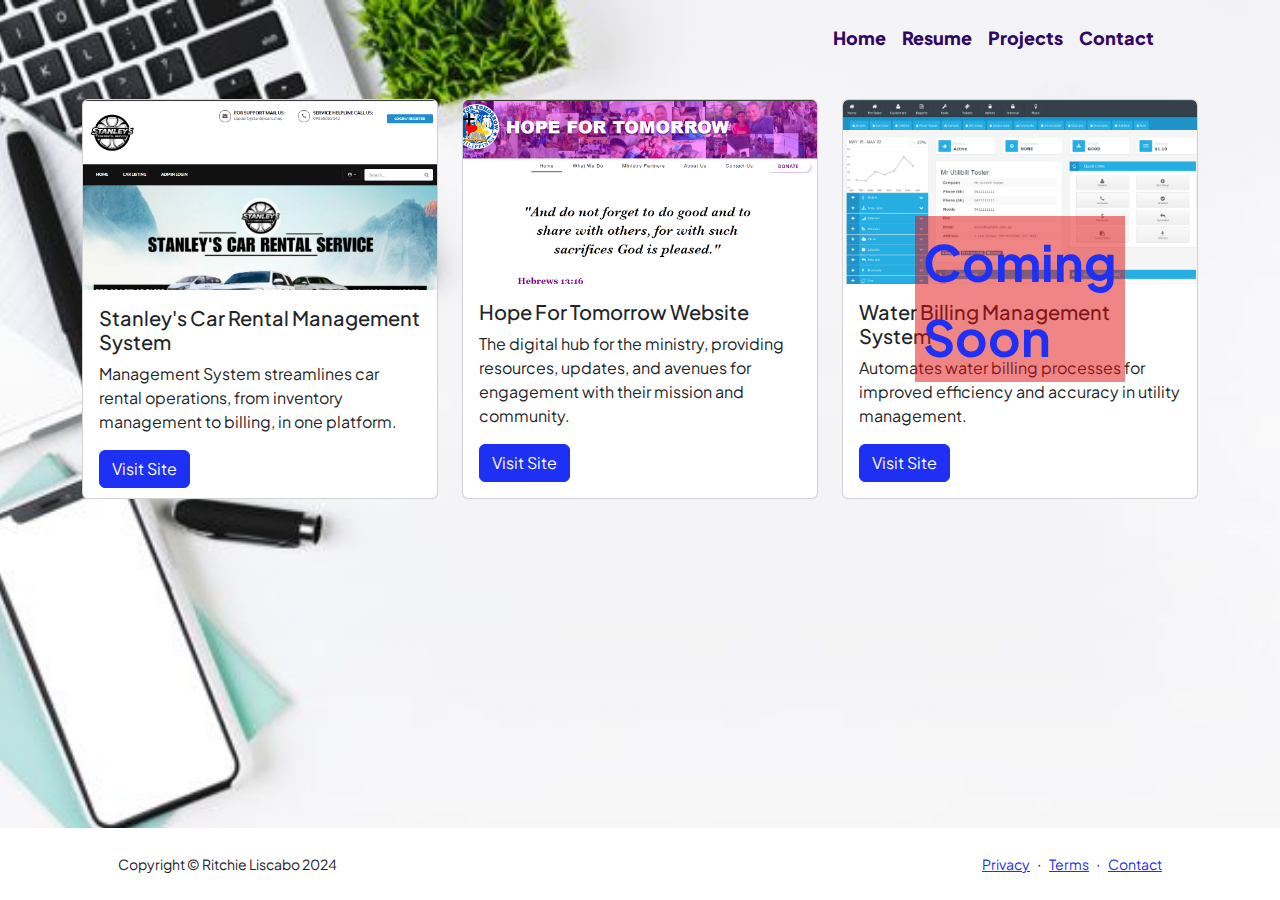
<file: projects.html>
<!DOCTYPE html>
<html lang="en">
<head>
    <meta charset="utf-8" />
    <meta name="viewport" content="width=device-width, initial-scale=1, shrink-to-fit=no" />
    <meta name="description" content="" />
    <meta name="author" content="" />
    <title>Personal - Ritchie Portfolio</title>
    <!-- Favicon-->
    <link rel="icon" type="image/x-icon" href="assets/favicon.ico" />
    <!-- Custom Google font-->
    <link rel="preconnect" href="https://fonts.googleapis.com" />
    <link rel="preconnect" href="https://fonts.gstatic.com" crossorigin />
    <link href="https://fonts.googleapis.com/css2?family=Plus+Jakarta+Sans:wght@100;200;300;400;500;600;700;800;900&amp;display=swap" rel="stylesheet" />
    <!-- Bootstrap icons-->
    <link href="https://cdn.jsdelivr.net/npm/bootstrap-icons@1.8.1/font/bootstrap-icons.css" rel="stylesheet" />
    <!-- Core theme CSS (includes Bootstrap)-->
    <link href="css/styles.css" rel="stylesheet" />

    <style>
        .text-blue {
            color: rgb(47, 5, 102);
        }

        .card {
            overflow: hidden;
            position: relative;
            height: 400px; /* Fixed height for all cards */
        }

        .card-img-top {
            height: 100%; /* Fill the entire height of the card */
            width: 100%;
            object-fit: cover; /* Maintain aspect ratio and cover the entire space */
            transition: transform 0.3s ease-in-out;
        }

        .card:hover .card-img-top {
            transform: scale(1.1);
        }

        .card-body {
            height: 100%; /* Fill the entire height of the card body */
        }
    </style>
</head>
<body class="d-flex flex-column h-100 bg-light" style="background: url('assets/kkk.jpg') no-repeat center center fixed; background-size: cover;">

<main class="flex-shrink-0">
    <!-- Navigation-->
    <nav class="navbar navbar-expand-lg navbar-light py-3 custom-nav">
        <div class="container px-5">
            <a class="navbar-brand" href="index.html">
                
            </a>
            <button class="navbar-toggler" type="button" data-bs-toggle="collapse" data-bs-target="#navbarSupportedContent" aria-controls="navbarSupportedContent" aria-expanded="false" aria-label="Toggle navigation">
                <span class="navbar-toggler-icon"></span>
            </button>
            <div class="collapse navbar-collapse" id="navbarSupportedContent">
                <ul class="navbar-nav ms-auto mb-2 mb-lg-0 small fw-bolder custom-nav-text">
                    <li class="nav-item"><a class="nav-link text-blue" href="index.html"><Strong>Home</Strong></a></li>
                    <li class="nav-item"><a class="nav-link text-blue" href="Resume.html"><Strong>Resume</Strong></a></li>
                    <li class="nav-item"><a class="nav-link text-blue" href="projects.html"><strong>Projects</strong></a></li>
                    <li class="nav-item"><a class="nav-link text-blue" href="contact.html"><strong>Contact</strong></a></li>
                </ul>
            </div>
            
        </div>
    </nav>
            
    <!-- Card section -->
    <div class="container mt-4">
        <div class="row">
            <!-- Card 1 -->
            <div class="col-lg-4">
                <div class="card mb-4">
                    <img src="assets/1.png" class="card-img-top" alt="Waterfall" />
                    <div class="card-body">
                        <h5 class="card-title">Stanley's Car Rental Management System</h5>
                        <p class="card-text">Management System streamlines car rental operations, from inventory management to billing, in one platform.</p>
                        <a href="https://stanleycars.shop/" class="btn btn-primary">Visit Site</a>
                    </div>
                </div>
            </div>
            <!-- Card 2 -->
            <div class="col-lg-4">
                <div class="card mb-4">
                    <img src="assets/2.png" class="card-img-top" alt="Sunset Over the Sea" />
                    <div class="card-body">
                        <h5 class="card-title">Hope For Tomorrow Website</h5>
                        <p class="card-text">The digital hub for the ministry, providing resources, updates, and avenues for engagement with their mission and community.</p>
                        <a href="https://www.hope4tom.com/" class="btn btn-primary">Visit Site</a>
                    </div>
                </div>
            </div>
            <!-- Card 3 -->
            <div class="col-lg-4">
                <div class="card mb-4 position-relative">
                    <img src="assets/3.png" class="card-img-top" alt="Sunset over the Sea" />
                    <div class="card-body">
                        <h5 class="card-title">Water Billing Management System</h5>
                        <p class="card-text">Automates water billing processes for improved efficiency and accuracy in utility management.</p>
                        <a href="#!" class="btn btn-primary">Visit Site</a>
                    </div>
                    <!-- Watermark -->
                    <div class="position-absolute top-50 start-50 translate-middle" style="background-color: rgba(223, 12, 12, 0.5); padding: 8px;">
                        <span style="font-size: 50px;" class="text-primary fw-bold">Coming Soon</span>
                    </div>
                </div>
            </div>
            
            
        </div>
    </div>
    <!-- End Card section -->
</main>
<!-- Footer-->
<footer class="bg-white py-4 mt-auto">
    <div class="container px-5">
        <div class="row align-items-center justify-content-between flex-column flex-sm-row">
            <div class="col-auto"><div class="small m-0">Copyright &copy; Ritchie Liscabo 2024</div></div>
            <div class="col-auto">
                <a class="small" href="#!">Privacy</a>
                <span class="mx-1">&middot;</span>
                <a class="small" href="#!">Terms</a>
                <span class="mx-1">&middot;</span>
                <a class="small" href="#!">Contact</a>
            </div>
        </div>
    </div>
</footer>

<!-- Bootstrap core JS-->
<script src="https://cdn.jsdelivr.net/npm/bootstrap@5.2.3/dist/js/bootstrap.bundle.min.js"></script>
<!-- Core theme JS-->
<script src="js/scripts.js"></script>
</body>
</html>
</file>
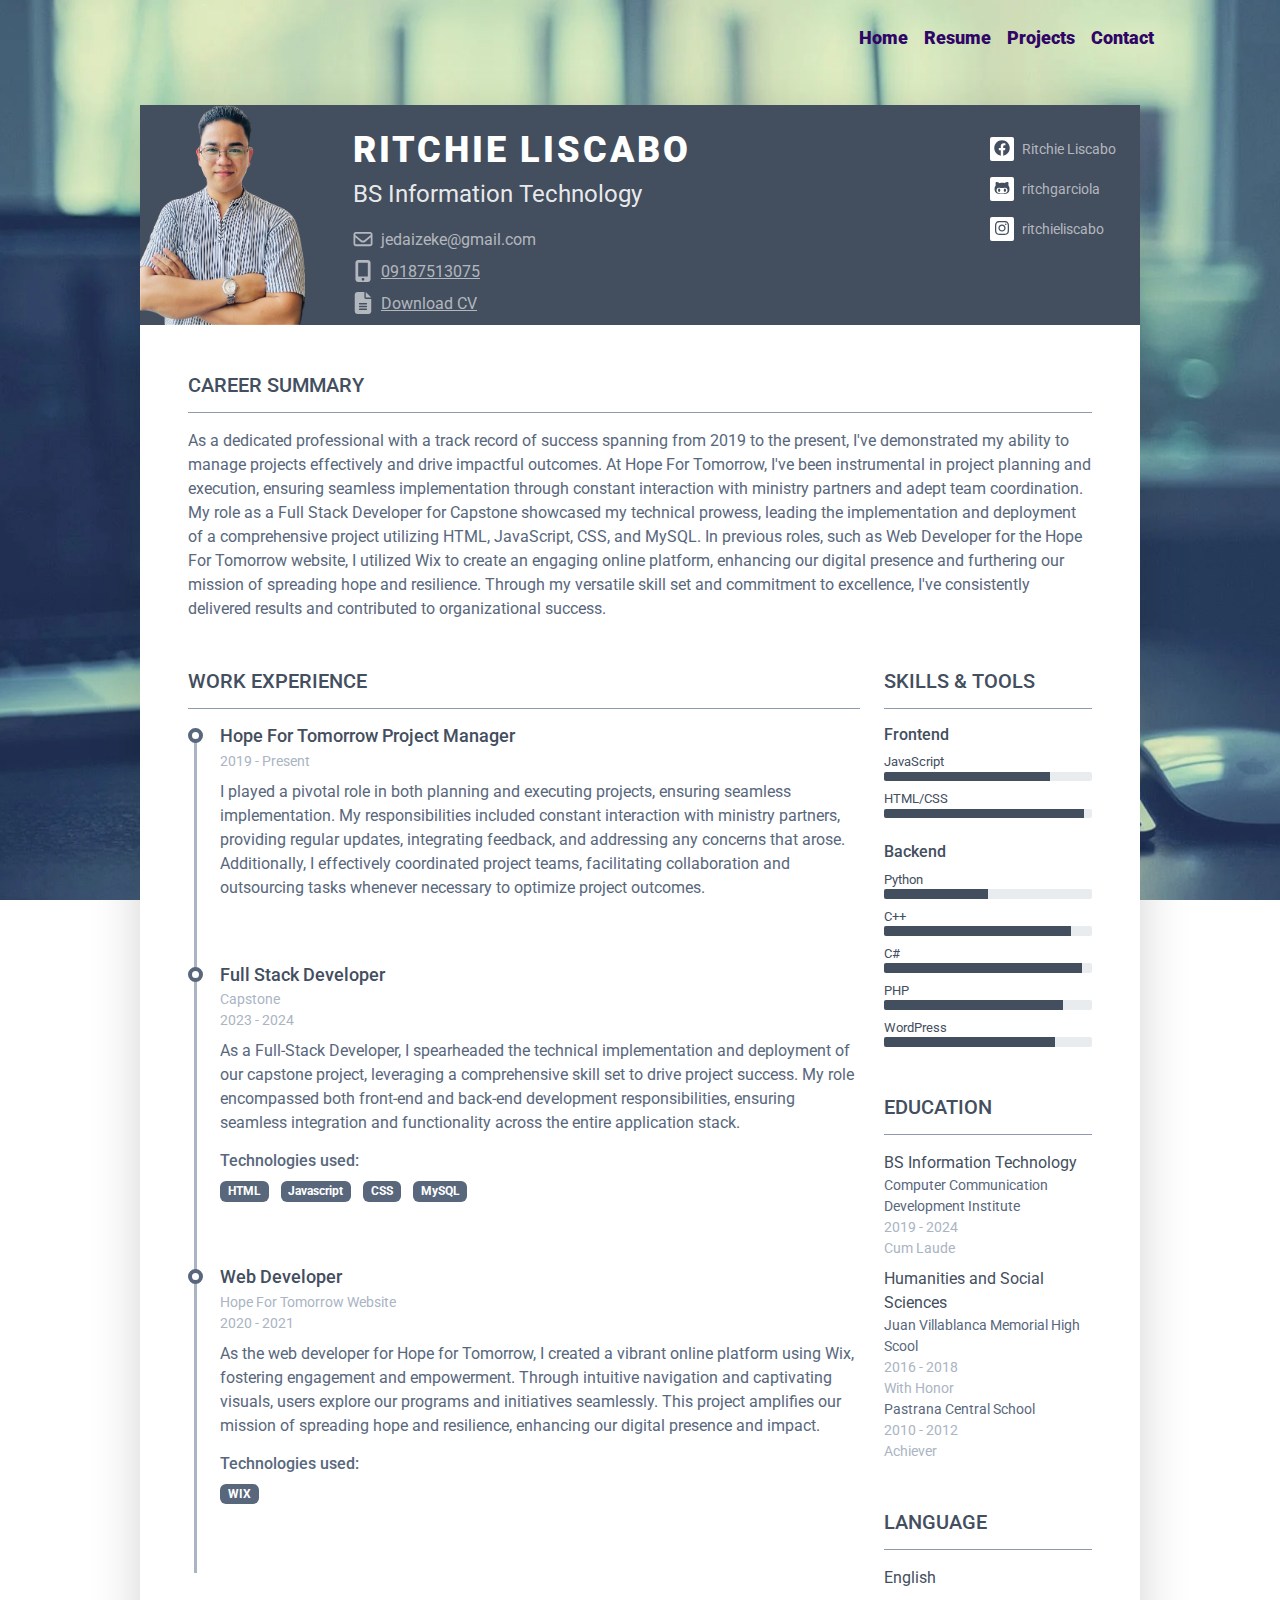
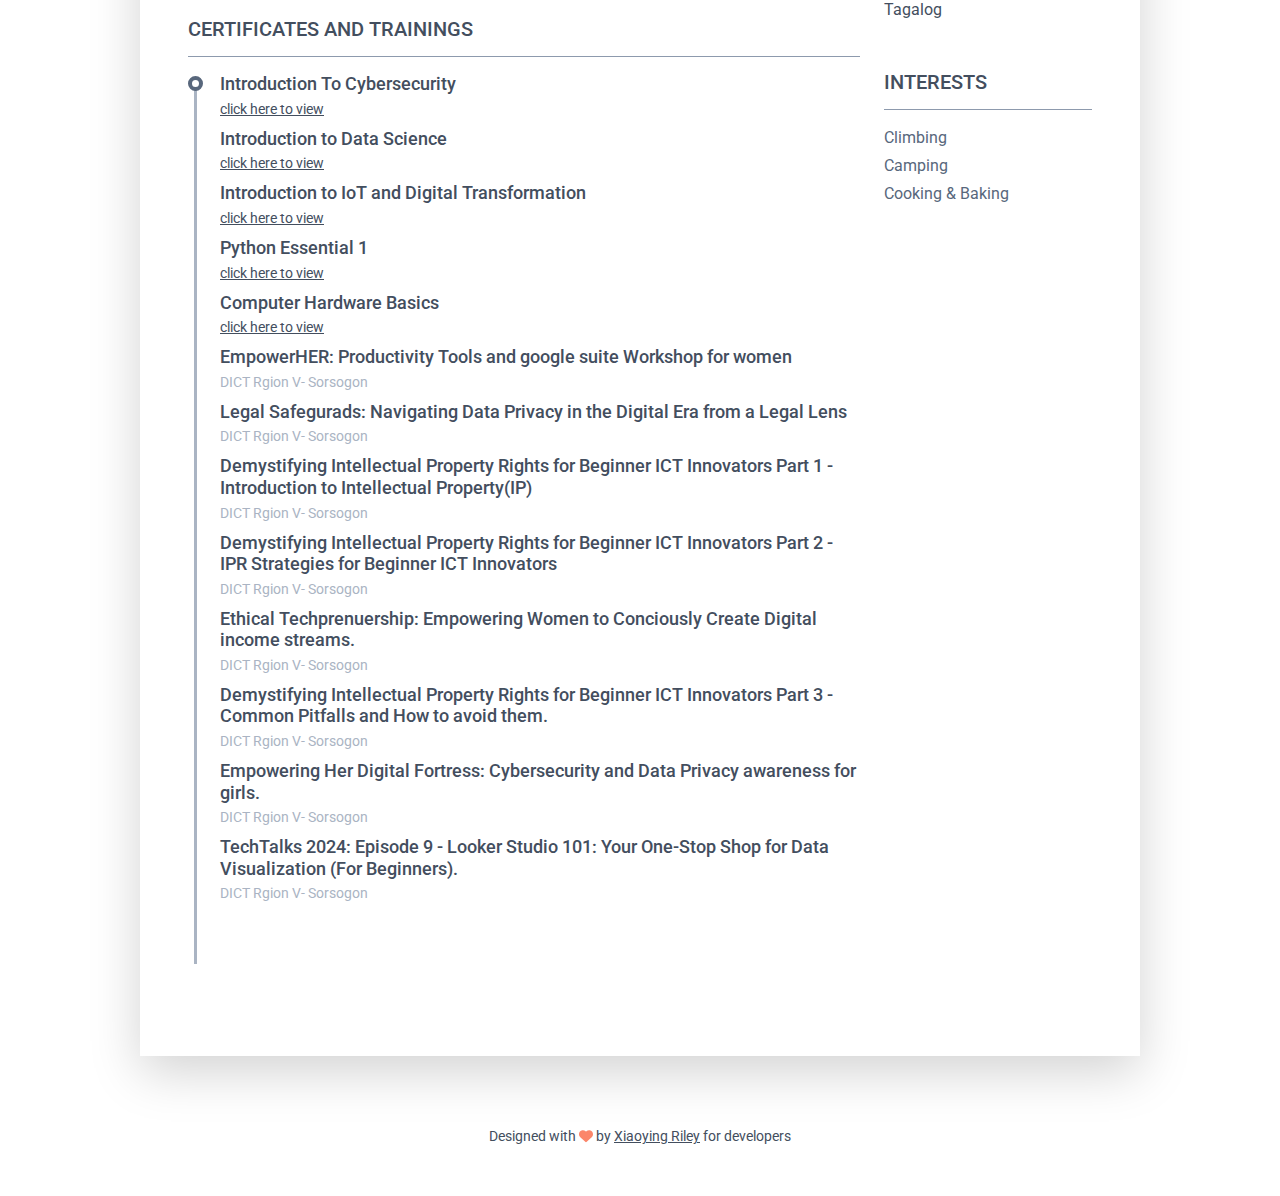
<file: Resume.html>
<!DOCTYPE html>
<html lang="en"> 
<head>
    <title>Ritchie Resume</title>
    
    <!-- Meta -->
    <meta charset="utf-8">
    <meta http-equiv="X-UA-Compatible" content="IE=edge">
    <meta name="viewport" content="width=device-width, initial-scale=1.0">
    <meta name="description" content="Responsive Resume Template">
    <meta name="author" content="Xiaoying Riley at 3rd Wave Media">    
    <link rel="shortcut icon" href="favicon.ico"> 
	<link href="css/styles.css" rel="stylesheet" />
    
    <!-- Google Font -->
    <link href="https://fonts.googleapis.com/css?family=Roboto:300,400,500,700,900" rel="stylesheet">
    
    <!-- FontAwesome JS-->
	<script defer src="RSet/all.min.js"></script>
       
    <!-- Theme CSS -->  
    <link id="theme-style" rel="stylesheet" href="RSet/pillar-1.css">

	<style>
		        
        .text-blue {
        color: rgb(47, 5, 102);
    }
	</style>

</head> 

<body  style="background: url('RSet/bg.jpg') no-repeat center center fixed; background-size: cover;">	

	 <!-- Navigation-->
	 <nav class="navbar navbar-expand-lg navbar-light py-3 custom-nav">
        <div class="container px-5">
            <a class="navbar-brand" href="index.html">
                
            </a>
            <button class="navbar-toggler" type="button" data-bs-toggle="collapse" data-bs-target="#navbarSupportedContent" aria-controls="navbarSupportedContent" aria-expanded="false" aria-label="Toggle navigation">
                <span class="navbar-toggler-icon"></span>
            </button>
            <div class="collapse navbar-collapse" id="navbarSupportedContent">
                <ul class="navbar-nav ms-auto mb-2 mb-lg-0 small fw-bolder custom-nav-text">
                    <li class="nav-item"><a class="nav-link text-blue" href="index.html"><Strong>Home</Strong></a></li>
                    <li class="nav-item"><a class="nav-link text-blue" href="Resume.html"><Strong>Resume</Strong></a></li>
                    <li class="nav-item"><a class="nav-link text-blue" href="projects.html"><strong>Projects</strong></a></li>
                    <li class="nav-item"><a class="nav-link text-blue" href="contact.html"><strong>Contact</strong></a></li>
					
                </ul>
            </div>
            
        </div>
    </nav>

    <article class="resume-wrapper text-center position-relative">
	    <div class="resume-wrapper-inner mx-auto text-start bg-white shadow-lg">
		    <header class="resume-header pt-4 pt-md-0">
			    <div class="row">
					<div class="col-block col-md-auto resume-picture-holder text-center text-md-start">
						<img class="picture" src="assets/Bon_Bon.png" alt="" style="width: 165px; height: 220px;">
					</div><!--//col-->
					<div class="col">
						<div class="row p-4 justify-content-center justify-content-md-between">
							<div class="primary-info col-auto">
								<h1 class="name mt-0 mb-1 text-white text-uppercase text-uppercase">Ritchie Liscabo</h1>
								<div class="title mb-3">BS Information Technology</div>
								<ul class="list-unstyled">
									<li class="mb-2"><a class="text-link" href="https://mail.google.com/"><i class="far fa-envelope fa-fw me-2" data-fa-transform="grow-3"></i>jedaizeke@gmail.com</li>
									<li class="mb-2"><a  href="tel:+639187513075"><i class="fas fa-mobile-alt fa-fw me-2" data-fa-transform="grow-6"></i>09187513075</a></li>
									<li><a href="javascript:void(0);" onclick="window.open('assets/Ritchie_Resume.pdf', 'CV', 'width=800,height=600');"><i class="fas fa-file-alt fa-fw me-2" data-fa-transform="grow-6"></i>Download CV</a></li>
								</ul>
					
						    </div><!--//primary-info-->
						    <div class="secondary-info col-auto mt-2">
							    <ul class="resume-social list-unstyled">
					                <li class="mb-3"><a class="text-link" href="https://www.facebook.com/liscabo.ritchie?mibextid=ZbWKwL"><span class="fa-container text-center me-2"><i class="fab fa-facebook"></i></span>Ritchie Liscabo</a></li>
					                <li class="mb-3"><a class="text-link" href="https://github.com/RitchGarciola"><span class="fa-container text-center me-2"><i class="fab fa-github-alt fa-fw"></i></span>ritchgarciola</a></li>
									<li class="mb-3"><a class="text-link" href="https://www.instagram.com/ritchieliscabo/?igsh=MXg2NW14OGwwOGFwNA%3D%3D"><span class="fa-container text-center me-2"><i class="fab fa-instagram"></i></span>ritchieliscabo</a></li>
					                
					                
							    </ul>
						    </div><!--//secondary-info-->
					    </div><!--//row-->
					    
				    </div><!--//col-->
			    </div><!--//row-->
		    </header>
		    <div class="resume-body p-5">
			    <section class="resume-section summary-section mb-5">
				    <h2 class="resume-section-title text-uppercase font-weight-bold pb-3 mb-3">Career Summary</h2>
				    <div class="resume-section-content">
					    <p class="mb-0">As a dedicated professional with a track record of success spanning from 2019 to the present, 
							I've demonstrated my ability to manage projects effectively and drive impactful outcomes. At Hope For Tomorrow, 
							I've been instrumental in project planning and execution, ensuring seamless implementation through constant 
							interaction with ministry partners and adept team coordination. My role as a Full Stack Developer for 
							Capstone showcased my technical prowess, leading the implementation and deployment of a comprehensive project utilizing HTML, 
							JavaScript, CSS, and MySQL. In previous roles, such as Web Developer for the Hope For Tomorrow website, 
							I utilized Wix to create an engaging online platform, enhancing our digital presence and furthering our mission of spreading hope and resilience.
							 Through my versatile skill set and commitment to excellence, 
							I've consistently delivered results and contributed to organizational success.</p>
				    </div>
			    </section><!--//summary-section-->
			    <div class="row">
				    <div class="col-lg-9">
					    <section class="resume-section experience-section mb-5">
						    <h2 class="resume-section-title text-uppercase font-weight-bold pb-3 mb-3">Work Experience</h2>
						    <div class="resume-section-content">
							    <div class="resume-timeline position-relative">
								    <article class="resume-timeline-item position-relative pb-5">
									    
									    <div class="resume-timeline-item-header mb-2">
										    <div class="d-flex flex-column flex-md-row">
										        <h3 class="resume-position-title font-weight-bold mb-1">Hope For Tomorrow Project Manager</h3>
										        <div class="resume-company-name ms-auto"></div>
										    </div><!--//row-->
										    <div class="resume-position-time">2019 - Present</div>
									    </div><!--//resume-timeline-item-header-->
									    <div class="resume-timeline-item-desc">
										    <p>I played a pivotal role in both planning and executing projects, ensuring seamless implementation. My responsibilities included constant interaction with ministry partners, providing regular updates, integrating feedback, and addressing any concerns that arose. Additionally, I effectively coordinated project teams, 
												facilitating collaboration and outsourcing tasks whenever necessary to optimize project outcomes.</p>
										    
									    </div><!--//resume-timeline-item-desc-->

								    </article><!--//resume-timeline-item-->
								    
								    <article class="resume-timeline-item position-relative pb-5">
									    
									    <div class="resume-timeline-item-header mb-2">
										    <div class="d-flex flex-column flex-md-row">
										        <h3 class="resume-position-title font-weight-bold mb-1">Full Stack Developer</h3>
										       
										    </div><!--//row-->
											<div class="resume-position-time">Capstone</div>
										    <div class="resume-position-time">2023 - 2024</div>
									    </div><!--//resume-timeline-item-header-->
									    <div class="resume-timeline-item-desc">
										    <p>As a Full-Stack Developer, I spearheaded the technical implementation and deployment of our capstone project, leveraging a comprehensive skill set to drive project success. My role encompassed both front-end and back-end development responsibilities, 
												ensuring seamless integration and functionality across the entire application stack.</p>
										    
										    <h4 class="resume-timeline-item-desc-heading font-weight-bold">Technologies used:</h4>
										    <ul class="list-inline">
											    <li class="list-inline-item"><span class="badge bg-secondary badge-pill">HTML</span></li>
											    <li class="list-inline-item"><span class="badge bg-secondary badge-pill">Javascript</span></li>
											    <li class="list-inline-item"><span class="badge bg-secondary badge-pill">CSS</span></li>
											    <li class="list-inline-item"><span class="badge bg-secondary badge-pill">MySQL</span></li>
										    </ul>
									    </div><!--//resume-timeline-item-desc-->

								    </article><!--//resume-timeline-item-->

									<article class="resume-timeline-item position-relative pb-5">
									    
									    <div class="resume-timeline-item-header mb-2">
										    <div class="d-flex flex-column flex-md-row">
										        <h3 class="resume-position-title font-weight-bold mb-1">Web Developer</h3>
										       
										    </div><!--//row-->
											<div class="resume-position-time">Hope For Tomorrow Website</div>
										    <div class="resume-position-time">2020 - 2021</div>
									    </div><!--//resume-timeline-item-header-->
									    <div class="resume-timeline-item-desc">
										    <p>As the web developer for Hope for Tomorrow, I created a vibrant online platform using Wix, fostering engagement and empowerment. Through intuitive navigation and captivating visuals, users explore our programs and initiatives seamlessly. This project 
												amplifies our mission of spreading hope and resilience, enhancing our digital presence and impact.</p>
										    
										    <h4 class="resume-timeline-item-desc-heading font-weight-bold">Technologies used:</h4>
										    <ul class="list-inline">
											    <li class="list-inline-item"><span class="badge bg-secondary badge-pill">WIX</span></li>
										    </ul>
									    </div><!--//resume-timeline-item-desc-->

								    </article><!--//resume-timeline-item-->
								 
							    </div><!--//resume-timeline-->
							      
						    </div>
					    </section><!--//experience-section-->


						<section class="resume-section experience-section mb-5">
						    <h2 class="resume-section-title text-uppercase font-weight-bold pb-3 mb-3">Certificates and Trainings</h2>
						    <div class="resume-section-content">
							    <div class="resume-timeline position-relative">
								    <article class="resume-timeline-item position-relative pb-5">
									    
									    <div class="resume-timeline-item-header mb-2">
										    <div class="d-flex flex-column flex-md-row">
										        <h3 class="resume-position-title font-weight-bold mb-1">Introduction To Cybersecurity</h3>
										        <div class="resume-company-name ms-auto"></div>
										    </div><!--//row-->
										    <div class="resume-position-time"><a href="https://www.credly.com/badges/e0c9fad2-f001-4641-9055-65d8739c8740/public_url">click here to view</a></div>
									    </div><!--//resume-timeline-item-header-->

										<div class="resume-timeline-item-header mb-2">
										    <div class="d-flex flex-column flex-md-row">
										        <h3 class="resume-position-title font-weight-bold mb-1">Introduction to Data Science</h3>
										        <div class="resume-company-name ms-auto"></div>
										    </div><!--//row-->
										    <div class="resume-position-time"><a href="https://www.credly.com/badges/0e602a65-cef8-4579-b654-0b3a59b7dacf/public_url">click here to view</a></div>
									    </div><!--//resume-timeline-item-header-->

										<div class="resume-timeline-item-header mb-2">
										    <div class="d-flex flex-column flex-md-row">
										        <h3 class="resume-position-title font-weight-bold mb-1">Introduction to IoT and Digital Transformation</h3>
										        <div class="resume-company-name ms-auto"></div>
										    </div><!--//row-->
										    <div class="resume-position-time"><a href="https://www.credly.com/badges/892beefa-679c-4605-9019-52cfd4512607/public_url">click here to view</a></div>
									    </div><!--//resume-timeline-item-header-->

										<div class="resume-timeline-item-header mb-2">
										    <div class="d-flex flex-column flex-md-row">
										        <h3 class="resume-position-title font-weight-bold mb-1">Python Essential 1</h3>
										        <div class="resume-company-name ms-auto"></div>
										    </div><!--//row-->
										    <div class="resume-position-time"><a href="https://www.credly.com/badges/771143d5-23d9-490f-88cc-f9d18a8b692c/public_url">click here to view</a></div>
									    </div><!--//resume-timeline-item-header-->

										<div class="resume-timeline-item-header mb-2">
										    <div class="d-flex flex-column flex-md-row">
										        <h3 class="resume-position-title font-weight-bold mb-1">Computer Hardware Basics</h3>
										        <div class="resume-company-name ms-auto"></div>
										    </div><!--//row-->
										    <div class="resume-position-time"><a href="https://www.credly.com/badges/bfec19eb-e796-4fa1-8c5e-863a11e46841/public_url">click here to view</a></div>
									    </div><!--//resume-timeline-item-header-->
										
										<div class="resume-timeline-item-header mb-2">
										    <div class="d-flex flex-column flex-md-row">
										        <h3 class="resume-position-title font-weight-bold mb-1">EmpowerHER: Productivity Tools and google suite Workshop for women</h3>
										        <div class="resume-company-name ms-auto"></div>
										    </div><!--//row-->
											<div class="resume-position-time">DICT Rgion V- Sorsogon</div>
									    </div><!--//resume-timeline-item-header-->

										<div class="resume-timeline-item-header mb-2">
										    <div class="d-flex flex-column flex-md-row">
										        <h3 class="resume-position-title font-weight-bold mb-1">Legal Safegurads: Navigating Data Privacy in the Digital Era from a
													Legal Lens</h3>
										        <div class="resume-company-name ms-auto"></div>
										    </div><!--//row-->
											<div class="resume-position-time">DICT Rgion V- Sorsogon</div>
									    </div><!--//resume-timeline-item-header-->

										<div class="resume-timeline-item-header mb-2">
										    <div class="d-flex flex-column flex-md-row">
										        <h3 class="resume-position-title font-weight-bold mb-1">Demystifying Intellectual Property Rights for Beginner ICT Innovators
													Part 1 - Introduction to Intellectual Property(IP)</h3>
										        <div class="resume-company-name ms-auto"></div>
										    </div><!--//row-->
											<div class="resume-position-time">DICT Rgion V- Sorsogon</div>
									    </div><!--//resume-timeline-item-header-->

										<div class="resume-timeline-item-header mb-2">
										    <div class="d-flex flex-column flex-md-row">
										        <h3 class="resume-position-title font-weight-bold mb-1">Demystifying Intellectual Property Rights for Beginner ICT Innovators
													Part 2 - IPR Strategies for Beginner ICT Innovators</h3>
										        <div class="resume-company-name ms-auto"></div>
										    </div><!--//row-->
											<div class="resume-position-time">DICT Rgion V- Sorsogon</div>
									    </div><!--//resume-timeline-item-header-->

										<div class="resume-timeline-item-header mb-2">
										    <div class="d-flex flex-column flex-md-row">
										        <h3 class="resume-position-title font-weight-bold mb-1">Ethical Techprenuership: Empowering Women to Conciously Create Digital
													income streams.</h3>
										        <div class="resume-company-name ms-auto"></div>
										    </div><!--//row-->
											<div class="resume-position-time">DICT Rgion V- Sorsogon</div>
									    </div><!--//resume-timeline-item-header-->

										<div class="resume-timeline-item-header mb-2">
										    <div class="d-flex flex-column flex-md-row">
										        <h3 class="resume-position-title font-weight-bold mb-1">Demystifying Intellectual Property Rights for Beginner ICT Innovators
													Part 3 - Common Pitfalls and How to avoid them.</h3>
										        <div class="resume-company-name ms-auto"></div>
										    </div><!--//row-->
											<div class="resume-position-time">DICT Rgion V- Sorsogon</div>
									    </div><!--//resume-timeline-item-header-->

										<div class="resume-timeline-item-header mb-2">
										    <div class="d-flex flex-column flex-md-row">
										        <h3 class="resume-position-title font-weight-bold mb-1">Empowering Her Digital Fortress: Cybersecurity and Data Privacy awareness
													for girls.</h3>
										        <div class="resume-company-name ms-auto"></div>
										    </div><!--//row-->
											<div class="resume-position-time">DICT Rgion V- Sorsogon</div>
									    </div><!--//resume-timeline-item-header-->

										<div class="resume-timeline-item-header mb-2">
										    <div class="d-flex flex-column flex-md-row">
										        <h3 class="resume-position-title font-weight-bold mb-1">TechTalks 2024: Episode 9 - Looker Studio 101: Your One-Stop Shop for
													Data Visualization (For Beginners).</h3>
										        <div class="resume-company-name ms-auto"></div>
										    </div><!--//row-->
											<div class="resume-position-time">DICT Rgion V- Sorsogon</div>
									    </div><!--//resume-timeline-item-header-->

								    </article><!--//resume-timeline-item-->
								   
								    
							    </div><!--//resume-timeline-->
							    
							    
							    
							    
							    
							    
						    </div>
					    </section><!--//experience-section-->





				    </div>
				    <div class="col-lg-3">
					    <section class="resume-section skills-section mb-5">
						    <h2 class="resume-section-title text-uppercase font-weight-bold pb-3 mb-3">Skills &amp; Tools</h2>
						    <div class="resume-section-content">
						        <div class="resume-skill-item">
							        <h4 class="resume-skills-cat font-weight-bold">Frontend</h4>
							        <ul class="list-unstyled mb-4">
								       
								        
								        <li class="mb-2">
								            <div class="resume-skill-name">JavaScript</div>
									        <div class="progress resume-progress">
											    <div class="progress-bar theme-progress-bar-dark" role="progressbar" style="width: 80%" aria-valuenow="25" aria-valuemin="0" aria-valuemax="100"></div>
											</div>
								        </li>
								        
								        <li class="mb-2">
								            <div class="resume-skill-name">HTML/CSS</div>
									        <div class="progress resume-progress">
											    <div class="progress-bar theme-progress-bar-dark" role="progressbar" style="width: 96%" aria-valuenow="25" aria-valuemin="0" aria-valuemax="100"></div>
											</div>
								        </li>

										
							        </ul>
						        </div><!--//resume-skill-item-->
						        
						        <div class="resume-skill-item">
						            <h4 class="resume-skills-cat font-weight-bold">Backend</h4>
							        <ul class="list-unstyled">
								        <li class="mb-2">
								            <div class="resume-skill-name">Python</div>
									        <div class="progress resume-progress">
											    <div class="progress-bar theme-progress-bar-dark" role="progressbar" style="width: 50%" aria-valuenow="25" aria-valuemin="0" aria-valuemax="100"></div>
											</div>
								        </li>

										<li class="mb-2">
								            <div class="resume-skill-name">C++</div>
									        <div class="progress resume-progress">
											    <div class="progress-bar theme-progress-bar-dark" role="progressbar" style="width: 90%" aria-valuenow="25" aria-valuemin="0" aria-valuemax="100"></div>
											</div>
								        </li>

										<li class="mb-2">
								            <div class="resume-skill-name">C#</div>
									        <div class="progress resume-progress">
											    <div class="progress-bar theme-progress-bar-dark" role="progressbar" style="width: 95%" aria-valuenow="25" aria-valuemin="0" aria-valuemax="100"></div>
											</div>
								        </li>
								        
								        <li class="mb-2">
								            <div class="resume-skill-name">PHP</div>
									        <div class="progress resume-progress">
											    <div class="progress-bar theme-progress-bar-dark" role="progressbar" style="width: 86%" aria-valuenow="25" aria-valuemin="0" aria-valuemax="100"></div>
											</div>
								        </li>
								        <li class="mb-2">
								            <div class="resume-skill-name">WordPress</div>
									        <div class="progress resume-progress">
											    <div class="progress-bar theme-progress-bar-dark" role="progressbar" style="width: 82%" aria-valuenow="25" aria-valuemin="0" aria-valuemax="100"></div>
											</div>
								        </li>
							        </ul>
						        </div><!--//resume-skill-item-->
						        
						       
						    </div><!--resume-section-content-->
					    </section><!--//skills-section-->
					    <section class="resume-section education-section mb-5">
						    <h2 class="resume-section-title text-uppercase font-weight-bold pb-3 mb-3">Education</h2>
						    <div class="resume-section-content">
							    <ul class="list-unstyled">
								    <li class="mb-2">
								        <div class="resume-degree font-weight-bold">BS Information Technology</div>
								        <div class="resume-degree-org">Computer Communication Development Institute</div>
								        <div class="resume-degree-time">2019 - 2024</div>
									    <div class="resume-degree-time">Cum Laude</div>
								    </li>
								    <li>
								        <div class="resume-degree font-weight-bold">Humanities and Social Sciences</div>
								        <div class="resume-degree-org">Juan Villablanca Memorial High Scool</div>
								        <div class="resume-degree-time">2016 - 2018</div>
									    <div class="resume-degree-time">With Honor</div>
								    </li>

									<li>
								        <div class="resume-degree font-weight-bold"></div>
								        <div class="resume-degree-org">Pastrana Central School</div>
								        <div class="resume-degree-time">2010 - 2012</div>
										<div class="resume-degree-time">Achiever</div>
								    </li>
							    </ul>
						    </div>
					    </section><!--//education-section-->
					    <!--//education-sections
						<section class="resume-section reference-section mb-5">
						    <h2 class="resume-section-title text-uppercase font-weight-bold pb-3 mb-3">Awards</h2>
						    <div class="resume-section-content">
							    <ul class="list-unstyled resume-awards-list">
								    <li class="mb-2 ps-4 position-relative">
								        <i class="resume-award-icon fas fa-trophy position-absolute" data-fa-transform="shrink-2"></i>
								        <div class="resume-award-name"></div>
								        <div class="resume-award-desc">Award desc goes here, ultricies nec, pellentesque eu, pretium quis, sem. Nulla consequat massa quis enim. Donec pede justo.</div>
								    </li>
								    <li class="mb-0 ps-4 position-relative">
								        <i class="resume-award-icon fas fa-trophy position-absolute" data-fa-transform="shrink-2"></i>
								        <div class="resume-award-name">Award Name Ipsum</div>
								        <div class="resume-award-desc">Award desc goes here, ultricies nec, pellentesque.</div>
								    </li>
							    </ul>
						    </div>
					    </section><!--//interests-section-->
					    <section class="resume-section language-section mb-5">
						    <h2 class="resume-section-title text-uppercase font-weight-bold pb-3 mb-3">Language</h2>
						    <div class="resume-section-content">
							    <ul class="list-unstyled resume-lang-list">
								    <li class="mb-2"><span class="resume-lang-name font-weight-bold">English</span> <small class="text-muted font-weight-normal"></small></li>
								    <li class="mb-2 align-middle"><span class="resume-lang-name font-weight-bold">Tagalog</span> <small class="text-muted font-weight-normal"></small></li>
								    
							    </ul>
						    </div>
					    </section><!--//language-section-->
					    <section class="resume-section interests-section mb-5">
						    <h2 class="resume-section-title text-uppercase font-weight-bold pb-3 mb-3">Interests</h2>
						    <div class="resume-section-content">
							    <ul class="list-unstyled">
								    <li class="mb-1">Climbing</li>
								    <li class="mb-1">Camping</li>
								    <li class="mb-1">Cooking & Baking</li>
							    </ul>
						    </div>
					    </section><!--//interests-section-->
					    
				    </div>
			    </div><!--//row-->
		    </div><!--//resume-body-->
		    
		    
	    </div>
    </article> 

    
    <footer class="footer text-center pt-2 pb-5">
	    <!--/* This template is free as long as you keep the footer attribution link. If you'd like to use the template without the attribution link, you can buy the commercial license via our website: themes.3rdwavemedia.com Thank you for your support. :) */-->
        <small class="copyright">Designed with <span class="sr-only">love</span><i class="fas fa-heart"></i> by <a href="http://themes.3rdwavemedia.com" target="_blank">Xiaoying Riley</a> for developers</small>
    </footer>
<!-- Bootstrap core JS-->
<script src="https://cdn.jsdelivr.net/npm/bootstrap@5.2.3/dist/js/bootstrap.bundle.min.js"></script>
<!-- Core theme JS-->
<script src="js/scripts.js"></script>
    

</body>
</html>
</file>
